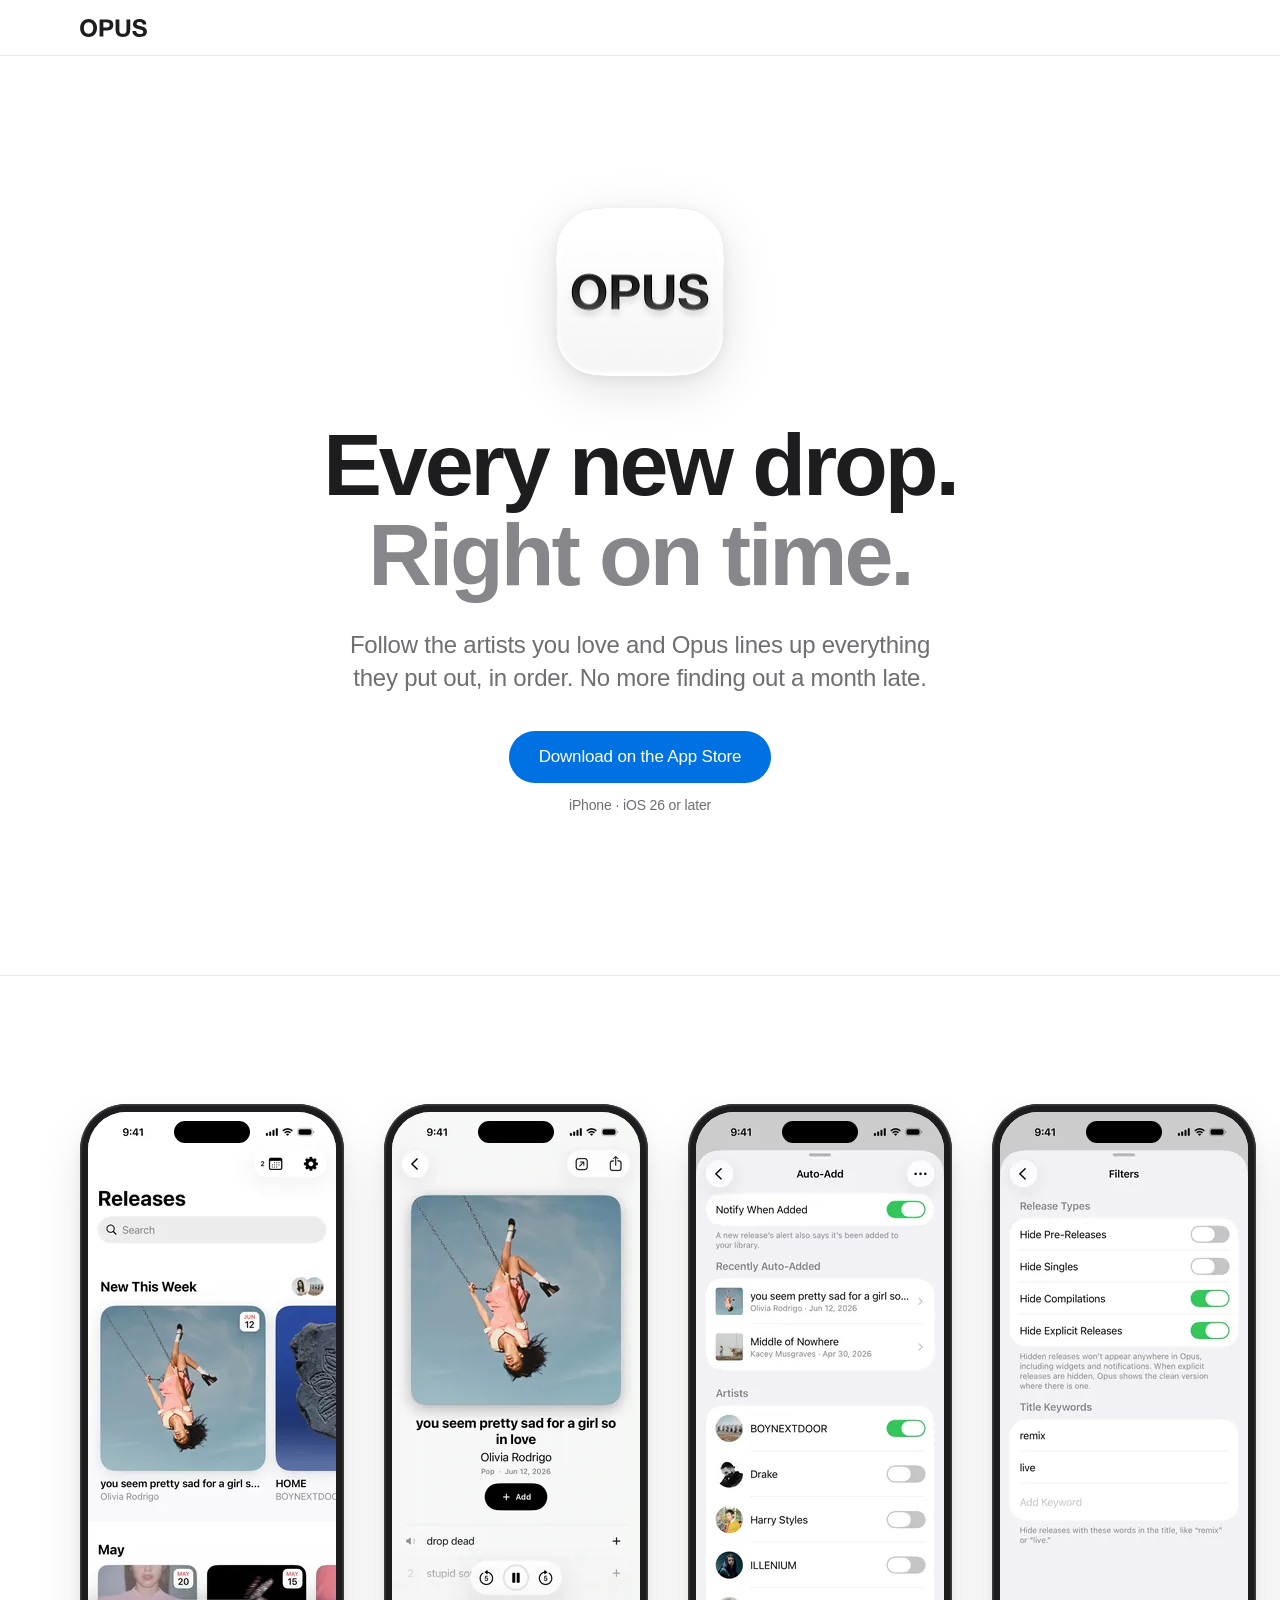
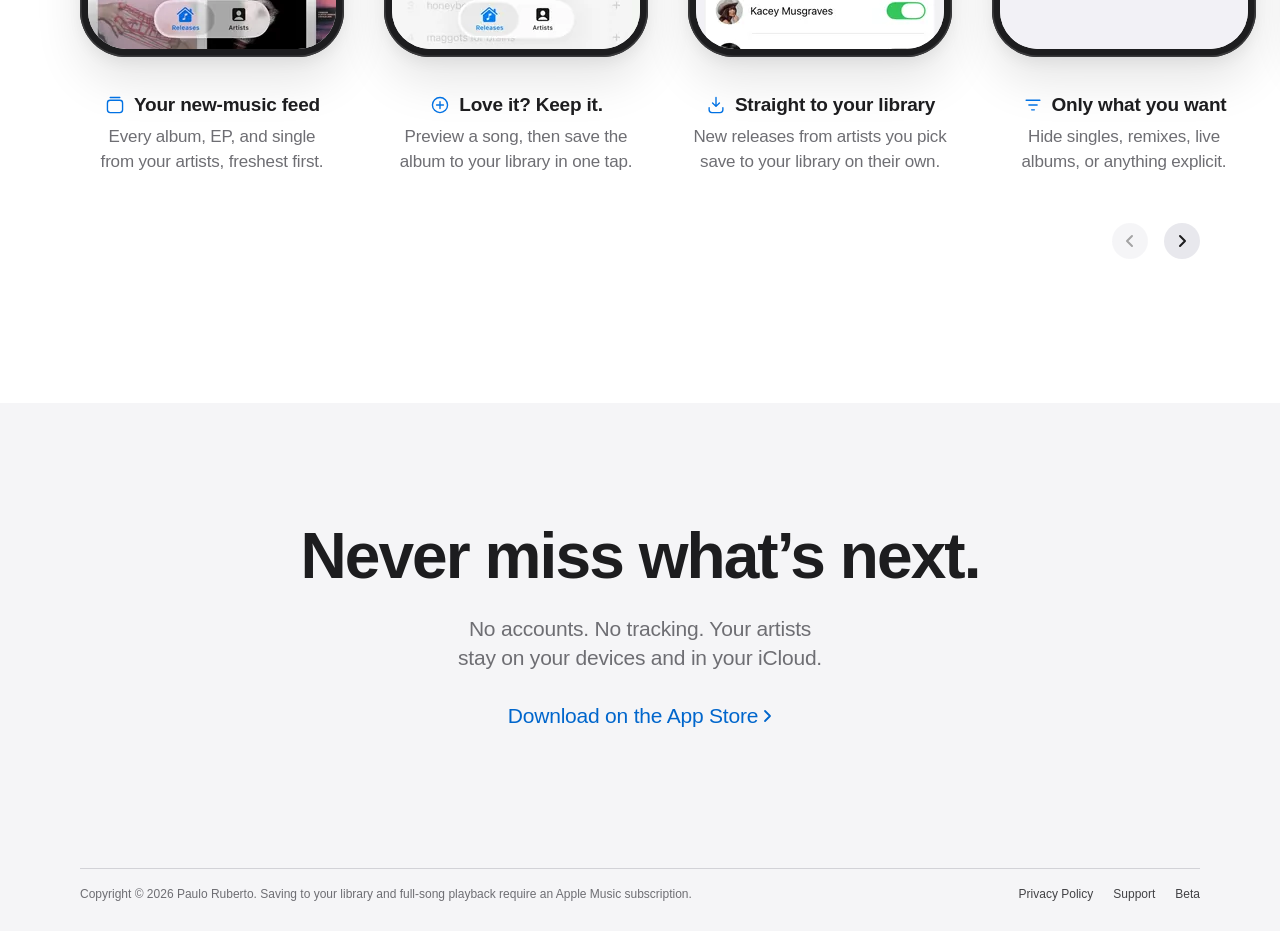
<file: index.html>
<!doctype html>
<html lang="en">
<head>
<meta charset="utf-8">
<meta name="viewport" content="width=device-width, initial-scale=1">
<meta name="color-scheme" content="light dark">
<meta name="theme-color" content="#FFFFFF" media="(prefers-color-scheme: light)">
<meta name="theme-color" content="#000000" media="(prefers-color-scheme: dark)">
<meta name="apple-itunes-app" content="app-id=1449888309">
<title>Opus — Every new drop, right on time</title>
<meta name="description" content="Follow the artists you love on Apple Music and see everything they release, in order. Download Opus on the App Store.">

<link rel="canonical" href="https://opusapp.ca/">
<meta property="og:type" content="website">
<meta property="og:url" content="https://opusapp.ca/">
<meta property="og:site_name" content="Opus">
<meta property="og:title" content="Opus — Every new drop, right on time">
<meta property="og:description" content="Follow the artists you love on Apple Music and see everything they release, in order. Download Opus on the App Store.">
<meta property="og:image" content="https://opusapp.ca/images/og.png">
<meta property="og:image:width" content="1200">
<meta property="og:image:height" content="630">
<meta property="og:image:alt" content="The Opus app icon above the headline: Every new drop. Right on time.">
<meta name="twitter:card" content="summary_large_image">
<meta name="twitter:title" content="Opus — Every new drop, right on time">
<meta name="twitter:description" content="Follow the artists you love on Apple Music and see everything they release, in order. Download Opus on the App Store.">
<meta name="twitter:image" content="https://opusapp.ca/images/og.png">

<link rel="icon" href="favicon.ico" sizes="32x32">
<link rel="icon" href="favicon.svg" type="image/svg+xml">
<link rel="apple-touch-icon" href="apple-touch-icon.png">
<link rel="stylesheet" href="styles.css">
<script src="main.js" defer></script>
<script defer src="https://cloud.umami.is/script.js" data-website-id="257381c1-5993-4a7e-b4f8-d1baf286ce92" data-domains="opusapp.ca"></script>
</head>
<body>

<header class="site-nav wrap">
  <a class="wordmark" href="#top" aria-label="Opus home">
    <svg viewBox="0 0 2773 747" aria-hidden="true"><path fill="currentColor" d="M157.00 377.00Q157.00 330.00 167.50 286.00Q178.00 242.00 201.00 207.50Q224.00 173.00 261.00 152.50Q298.00 132.00 351.00 132.00Q404.00 132.00 441.00 152.50Q478.00 173.00 501.00 207.50Q524.00 242.00 534.50 286.00Q545.00 330.00 545.00 377.00Q545.00 422.00 534.50 464.50Q524.00 507.00 501.00 541.00Q478.00 575.00 441.00 595.50Q404.00 616.00 351.00 616.00Q298.00 616.00 261.00 595.50Q224.00 575.00 201.00 541.00Q178.00 507.00 167.50 464.50Q157.00 422.00 157.00 377.00ZM0.00 377.00Q0.00 455.00 24.00 522.50Q48.00 590.00 93.00 640.00Q138.00 690.00 203.50 718.50Q269.00 747.00 351.00 747.00Q434.00 747.00 499.00 718.50Q564.00 690.00 609.00 640.00Q654.00 590.00 678.00 522.50Q702.00 455.00 702.00 377.00Q702.00 297.00 678.00 228.50Q654.00 160.00 609.00 109.00Q564.00 58.00 499.00 29.00Q434.00 0.00 351.00 0.00Q269.00 0.00 203.50 29.00Q138.00 58.00 93.00 109.00Q48.00 160.00 24.00 228.50Q0.00 297.00 0.00 377.00ZM966.00 353.00V139.00H1088.00Q1115.00 139.00 1140.00 143.00Q1165.00 147.00 1184.00 158.50Q1203.00 170.00 1214.50 191.00Q1226.00 212.00 1226.00 246.00Q1226.00 280.00 1214.50 301.00Q1203.00 322.00 1184.00 333.50Q1165.00 345.00 1140.00 349.00Q1115.00 353.00 1088.00 353.00ZM809.00 17.00V731.00H966.00V475.00H1131.00Q1198.00 475.00 1245.00 455.50Q1292.00 436.00 1321.50 404.00Q1351.00 372.00 1364.50 330.50Q1378.00 289.00 1378.00 246.00Q1378.00 202.00 1364.50 161.00Q1351.00 120.00 1321.50 88.00Q1292.00 56.00 1245.00 36.50Q1198.00 17.00 1131.00 17.00ZM2082.00 461.00V17.00H1925.00V461.00Q1925.00 541.00 1893.00 578.50Q1861.00 616.00 1777.00 616.00Q1729.00 616.00 1700.50 602.50Q1672.00 589.00 1656.00 567.50Q1640.00 546.00 1635.00 518.00Q1630.00 490.00 1630.00 461.00V17.00H1473.00V461.00Q1473.00 607.00 1552.50 677.00Q1632.00 747.00 1777.00 747.00Q1920.00 747.00 2001.00 676.50Q2082.00 606.00 2082.00 461.00ZM2324.00 494.00H2172.00Q2171.00 560.00 2196.00 608.00Q2221.00 656.00 2263.50 687.00Q2306.00 718.00 2361.50 732.50Q2417.00 747.00 2476.00 747.00Q2549.00 747.00 2604.50 730.00Q2660.00 713.00 2697.50 682.50Q2735.00 652.00 2754.00 610.00Q2773.00 568.00 2773.00 519.00Q2773.00 459.00 2747.50 420.50Q2722.00 382.00 2687.00 359.00Q2652.00 336.00 2616.50 325.50Q2581.00 315.00 2561.00 311.00Q2494.00 294.00 2452.50 283.00Q2411.00 272.00 2387.50 261.00Q2364.00 250.00 2356.00 237.00Q2348.00 224.00 2348.00 203.00Q2348.00 180.00 2358.00 165.00Q2368.00 150.00 2383.50 140.00Q2399.00 130.00 2418.00 126.00Q2437.00 122.00 2456.00 122.00Q2485.00 122.00 2509.50 127.00Q2534.00 132.00 2553.00 144.00Q2572.00 156.00 2583.50 177.00Q2595.00 198.00 2597.00 230.00H2749.00Q2749.00 168.00 2725.50 124.50Q2702.00 81.00 2662.00 53.00Q2622.00 25.00 2570.50 12.50Q2519.00 0.00 2463.00 0.00Q2415.00 0.00 2367.00 13.00Q2319.00 26.00 2281.00 53.00Q2243.00 80.00 2219.50 120.50Q2196.00 161.00 2196.00 216.00Q2196.00 265.00 2214.50 299.50Q2233.00 334.00 2263.00 357.00Q2293.00 380.00 2331.00 394.50Q2369.00 409.00 2409.00 419.00Q2448.00 430.00 2486.00 439.00Q2524.00 448.00 2554.00 460.00Q2584.00 472.00 2602.50 490.00Q2621.00 508.00 2621.00 537.00Q2621.00 564.00 2607.00 581.50Q2593.00 599.00 2572.00 609.00Q2551.00 619.00 2527.00 622.50Q2503.00 626.00 2482.00 626.00Q2451.00 626.00 2422.00 618.50Q2393.00 611.00 2371.50 595.50Q2350.00 580.00 2337.00 555.00Q2324.00 530.00 2324.00 494.00Z"/></svg>
  </a>
</header>

<main>
  <section id="top" class="hero wrap" aria-labelledby="hero-title">
    <!-- Rendered from the app's Icon Composer file with ictool, so it matches the Home Screen in each appearance. -->
    <picture class="app-icon">
      <source type="image/webp" media="(prefers-color-scheme: dark)" srcset="images/icon-dark-168.webp 1x, images/icon-dark-336.webp 2x">
      <source media="(prefers-color-scheme: dark)" srcset="images/icon-dark-168.png 1x, images/icon-dark-336.png 2x">
      <source type="image/webp" srcset="images/icon-light-168.webp 1x, images/icon-light-336.webp 2x">
      <img src="images/icon-light-168.png" srcset="images/icon-light-168.png 1x, images/icon-light-336.png 2x" width="168" height="168" alt="Opus app icon">
    </picture>
    <div class="hero-copy">
      <h1 id="hero-title">Every new drop.<br><span>Right on time.</span></h1>
      <p class="hero-sub">Follow the artists you love and Opus lines up everything they put out, in order. No more finding out a month late.</p>
      <div class="hero-cta">
        <a class="button" href="https://apps.apple.com/app/apple-store/id1449888309?pt=119562684&amp;ct=website&amp;mt=8" data-umami-event="App Store" data-umami-event-placement="hero">Download on the App Store</a>
        <p class="hero-note">iPhone · iOS 26 or later</p>
      </div>
    </div>
  </section>

  <section class="features" aria-labelledby="features-title">
    <h2 id="features-title" class="visually-hidden">Features</h2>
    <ul class="features-list" role="list" tabindex="0" aria-label="Features, scrolls sideways">
      <li class="feature">
        <div class="device">
          <div class="screen screen--island">
            <picture>
              <source type="image/webp" srcset="images/releases-248.webp 1x, images/releases-496.webp 2x">
              <img src="images/releases-248.jpg" srcset="images/releases-248.jpg 1x, images/releases-496.jpg 2x" width="248" height="539" decoding="async" alt="The Opus Releases screen, showing New This Week and May">
            </picture>
          </div>
        </div>
        <div class="feature-text">
          <div class="feature-title">
            <svg viewBox="0 0 32 32" fill="none" stroke="currentColor" stroke-width="2" stroke-linecap="round" stroke-linejoin="round" aria-hidden="true"><rect x="5" y="9" width="22" height="18" rx="4"/><path d="M9 5h14"/></svg>
            <h3>Your new-music feed</h3>
          </div>
          <p>Every album, EP, and single from your artists, freshest first.</p>
        </div>
      </li>
      <li class="feature">
        <div class="device">
          <div class="screen screen--island">
            <picture>
              <source type="image/webp" srcset="images/album-248.webp 1x, images/album-496.webp 2x">
              <img src="images/album-248.jpg" srcset="images/album-248.jpg 1x, images/album-496.jpg 2x" width="248" height="539" loading="lazy" decoding="async" alt="An album page with an Add button and a track preview playing">
            </picture>
          </div>
        </div>
        <div class="feature-text">
          <div class="feature-title">
            <svg viewBox="0 0 32 32" fill="none" stroke="currentColor" stroke-width="2" stroke-linecap="round" stroke-linejoin="round" aria-hidden="true"><circle cx="16" cy="16" r="11"/><path d="M16 11v10M11 16h10"/></svg>
            <h3>Love it? Keep it.</h3>
          </div>
          <p>Preview a song, then save the album to your library in one tap.</p>
        </div>
      </li>
      <li class="feature">
        <div class="device">
          <div class="screen screen--island">
            <picture>
              <source type="image/webp" srcset="images/auto-add-248.webp 1x, images/auto-add-496.webp 2x">
              <img src="images/auto-add-248.jpg" srcset="images/auto-add-248.jpg 1x, images/auto-add-496.jpg 2x" width="248" height="539" loading="lazy" decoding="async" alt="Auto-Add settings, with recently added albums and a switch for each artist">
            </picture>
          </div>
        </div>
        <div class="feature-text">
          <div class="feature-title">
            <svg viewBox="0 0 32 32" fill="none" stroke="currentColor" stroke-width="2" stroke-linecap="round" stroke-linejoin="round" aria-hidden="true"><path d="M16 5v13M11 13l5 5 5-5"/><path d="M6 20v3a4 4 0 0 0 4 4h12a4 4 0 0 0 4-4v-3"/></svg>
            <h3>Straight to your library</h3>
          </div>
          <p>New releases from artists you pick save to your library on their own.</p>
        </div>
      </li>
      <li class="feature">
        <div class="device">
          <div class="screen screen--island">
            <picture>
              <source type="image/webp" srcset="images/filters-248.webp 1x, images/filters-496.webp 2x">
              <img src="images/filters-248.jpg" srcset="images/filters-248.jpg 1x, images/filters-496.jpg 2x" width="248" height="539" loading="lazy" decoding="async" alt="Filters for hiding singles, compilations, explicit releases and title keywords">
            </picture>
          </div>
        </div>
        <div class="feature-text">
          <div class="feature-title">
            <svg viewBox="0 0 32 32" fill="none" stroke="currentColor" stroke-width="2" stroke-linecap="round" stroke-linejoin="round" aria-hidden="true"><path d="M6 9h20M10 16h12M14 23h4"/></svg>
            <h3>Only what you want</h3>
          </div>
          <p>Hide singles, remixes, live albums, or anything explicit.</p>
        </div>
      </li>
      <li class="feature">
        <div class="device">
          <div class="screen screen--island">
            <picture>
              <source type="image/webp" srcset="images/search-248.webp 1x, images/search-496.webp 2x">
              <img src="images/search-248.jpg" srcset="images/search-248.jpg 1x, images/search-496.jpg 2x" width="248" height="539" loading="lazy" decoding="async" alt="Searching Apple Music for artists, with Follow buttons beside each result">
            </picture>
          </div>
        </div>
        <div class="feature-text">
          <div class="feature-title">
            <svg viewBox="0 0 32 32" fill="none" stroke="currentColor" stroke-width="2" stroke-linecap="round" stroke-linejoin="round" aria-hidden="true"><circle cx="16" cy="11" r="5.5"/><path d="M5.5 27c1.4-5 5.4-8 10.5-8s9.1 3 10.5 8"/></svg>
            <h3>Follow your faves</h3>
          </div>
          <p>Search all of Apple Music and follow anyone with a single tap.</p>
        </div>
      </li>
      <li class="feature">
        <div class="device">
          <div class="screen screen--island">
            <picture>
              <source type="image/webp" srcset="images/artists-248.webp 1x, images/artists-496.webp 2x">
              <img src="images/artists-248.jpg" srcset="images/artists-248.jpg 1x, images/artists-496.jpg 2x" width="248" height="539" loading="lazy" decoding="async" alt="The Artists tab, listing followed artists and how many releases each has">
            </picture>
          </div>
        </div>
        <div class="feature-text">
          <div class="feature-title">
            <svg viewBox="0 0 32 32" fill="none" stroke="currentColor" stroke-width="2" stroke-linecap="round" stroke-linejoin="round" aria-hidden="true"><path d="M12 9h14M12 16h14M12 23h14M6 9h.01M6 16h.01M6 23h.01"/></svg>
            <h3>Your lineup</h3>
          </div>
          <p>Everyone you follow in one list, sorted A to Z.</p>
        </div>
      </li>
      <li class="feature">
        <div class="device">
          <div class="screen screen--island">
            <picture>
              <source type="image/webp" srcset="images/artist-248.webp 1x, images/artist-496.webp 2x">
              <img src="images/artist-248.jpg" srcset="images/artist-248.jpg 1x, images/artist-496.jpg 2x" width="248" height="539" loading="lazy" decoding="async" alt="An artist page with their releases grouped by year">
            </picture>
          </div>
        </div>
        <div class="feature-text">
          <div class="feature-title">
            <svg viewBox="0 0 32 32" fill="none" stroke="currentColor" stroke-width="2" stroke-linecap="round" stroke-linejoin="round" aria-hidden="true"><circle cx="16" cy="16" r="11"/><circle cx="16" cy="16" r="3"/></svg>
            <h3>Every era, in order</h3>
          </div>
          <p>Tap an artist to see everything they’ve released, year by year.</p>
        </div>
      </li>
      <li class="feature">
        <div class="device">
          <div class="screen screen--island">
            <picture>
              <source type="image/webp" srcset="images/upcoming-248.webp 1x, images/upcoming-496.webp 2x">
              <img src="images/upcoming-248.jpg" srcset="images/upcoming-248.jpg 1x, images/upcoming-496.jpg 2x" width="248" height="539" loading="lazy" decoding="async" alt="Upcoming Releases, with the day each album comes out">
            </picture>
          </div>
        </div>
        <div class="feature-text">
          <div class="feature-title">
            <svg viewBox="0 0 32 32" fill="none" stroke="currentColor" stroke-width="2" stroke-linecap="round" stroke-linejoin="round" aria-hidden="true"><rect x="5" y="7" width="22" height="20" rx="4"/><path d="M5 13h22M11 4v5M21 4v5"/></svg>
            <h3>Mark your calendar</h3>
          </div>
          <p>See what’s coming up and the exact day each release drops.</p>
        </div>
      </li>
    </ul>
    <div class="paddles wrap">
      <button class="paddle" type="button" data-step="-1" aria-label="Previous features" disabled><svg width="10" height="16" viewBox="0 0 10 16" fill="none" stroke="currentColor" stroke-width="2" stroke-linecap="round" stroke-linejoin="round" aria-hidden="true"><path d="M7 3L2 8l5 5"/></svg></button>
      <button class="paddle" type="button" data-step="1" aria-label="Next features"><svg width="10" height="16" viewBox="0 0 10 16" fill="none" stroke="currentColor" stroke-width="2" stroke-linecap="round" stroke-linejoin="round" aria-hidden="true"><path d="M3 3l5 5-5 5"/></svg></button>
    </div>
    <div class="dots" aria-hidden="true">
      <span class="dot is-active"></span><span class="dot"></span><span class="dot"></span><span class="dot"></span><span class="dot"></span><span class="dot"></span><span class="dot"></span><span class="dot"></span>
    </div>
  </section>

  <section class="closing wrap" aria-labelledby="closing-title">
    <h2 id="closing-title">Never miss what’s next.</h2>
    <p class="closing-sub">No accounts. No tracking. Your artists stay on your devices and in your iCloud.</p>
    <a class="text-link" href="https://apps.apple.com/app/apple-store/id1449888309?pt=119562684&amp;ct=website&amp;mt=8" data-umami-event="App Store" data-umami-event-placement="bottom">Download on the App Store<svg width="10" height="16" viewBox="0 0 10 16" fill="none" stroke="currentColor" stroke-width="1.8" stroke-linecap="round" stroke-linejoin="round" aria-hidden="true"><path d="M3 3l5 5-5 5"/></svg></a>
  </section>
</main>

<footer class="site-footer wrap">
  <div class="footer-inner">
    <nav class="footer-links" aria-label="Footer">
      <a href="privacy">Privacy Policy</a>
      <a href="support">Support</a>
      <a href="support#beta">Beta</a>
    </nav>
    <p>Copyright © 2026 Paulo Ruberto. Saving to your library and full-song playback require an Apple Music subscription.</p>
  </div>
</footer>

</body>
</html>
</file>
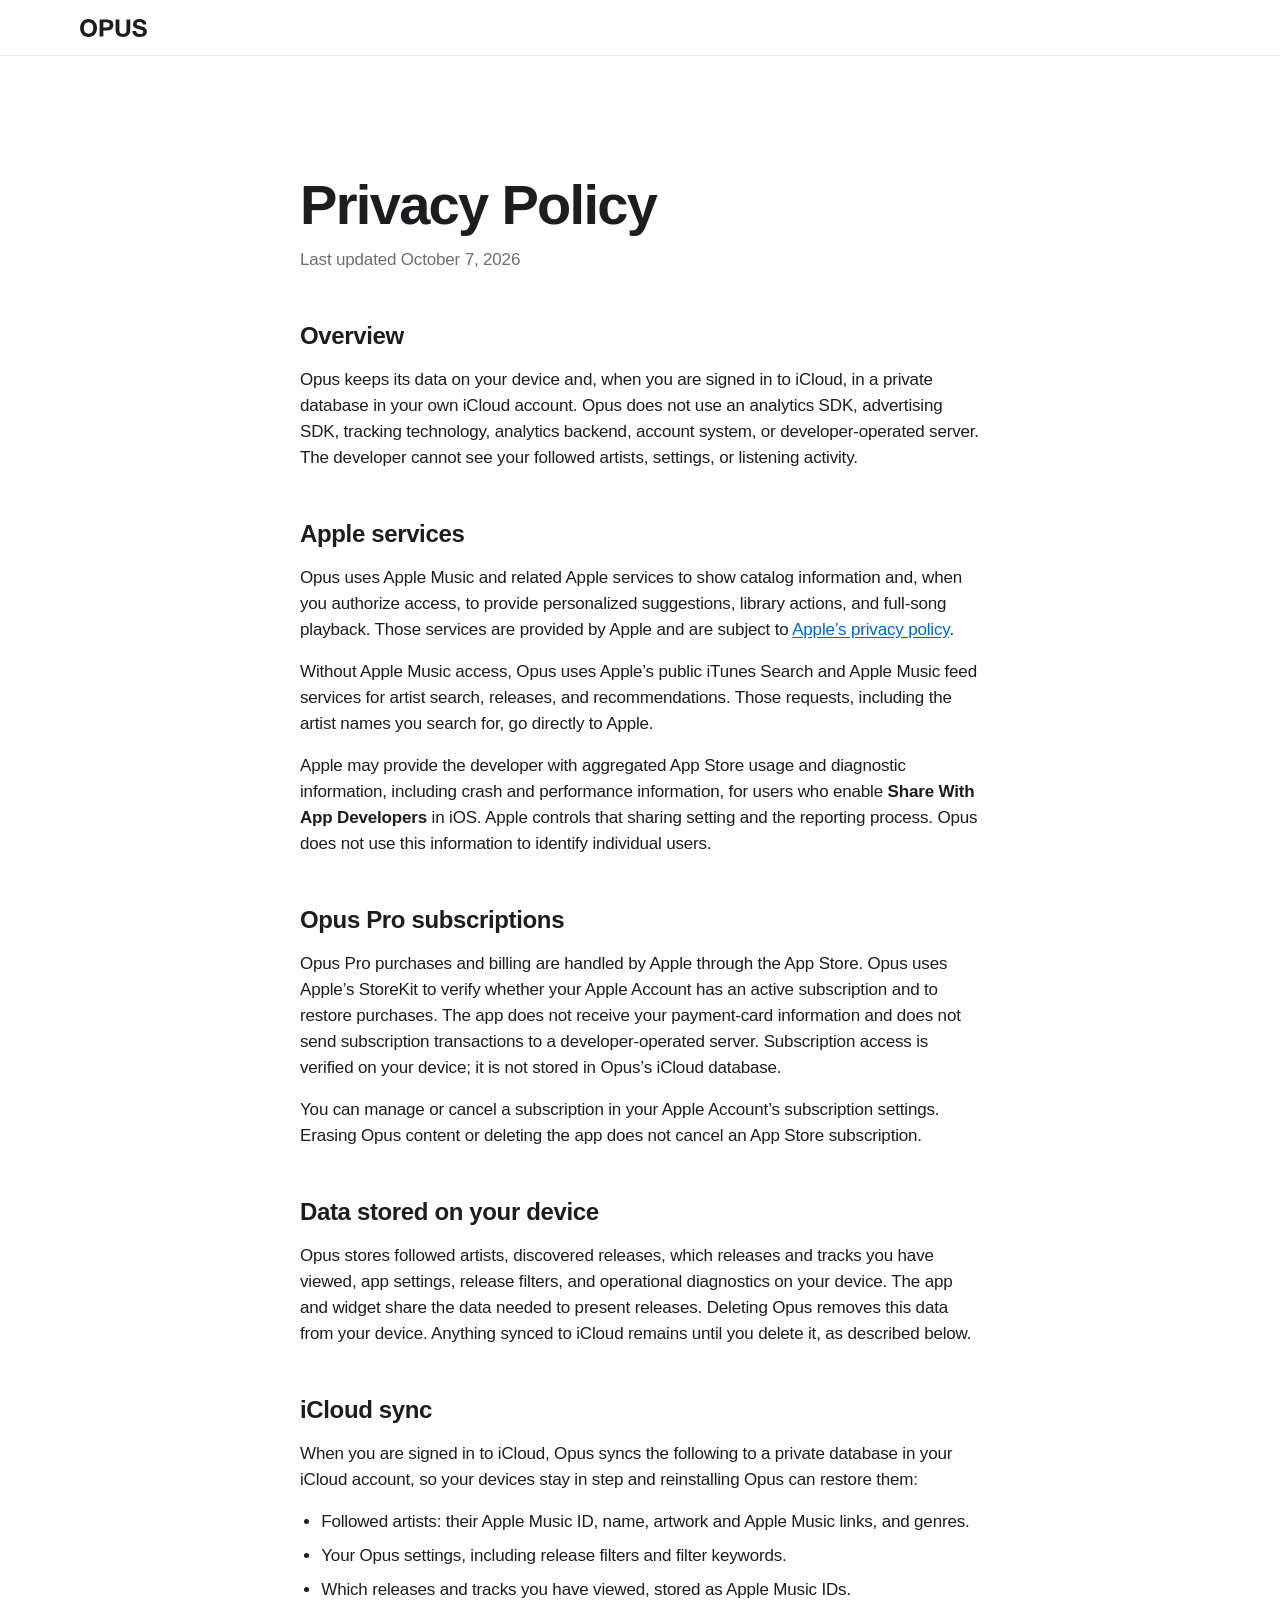
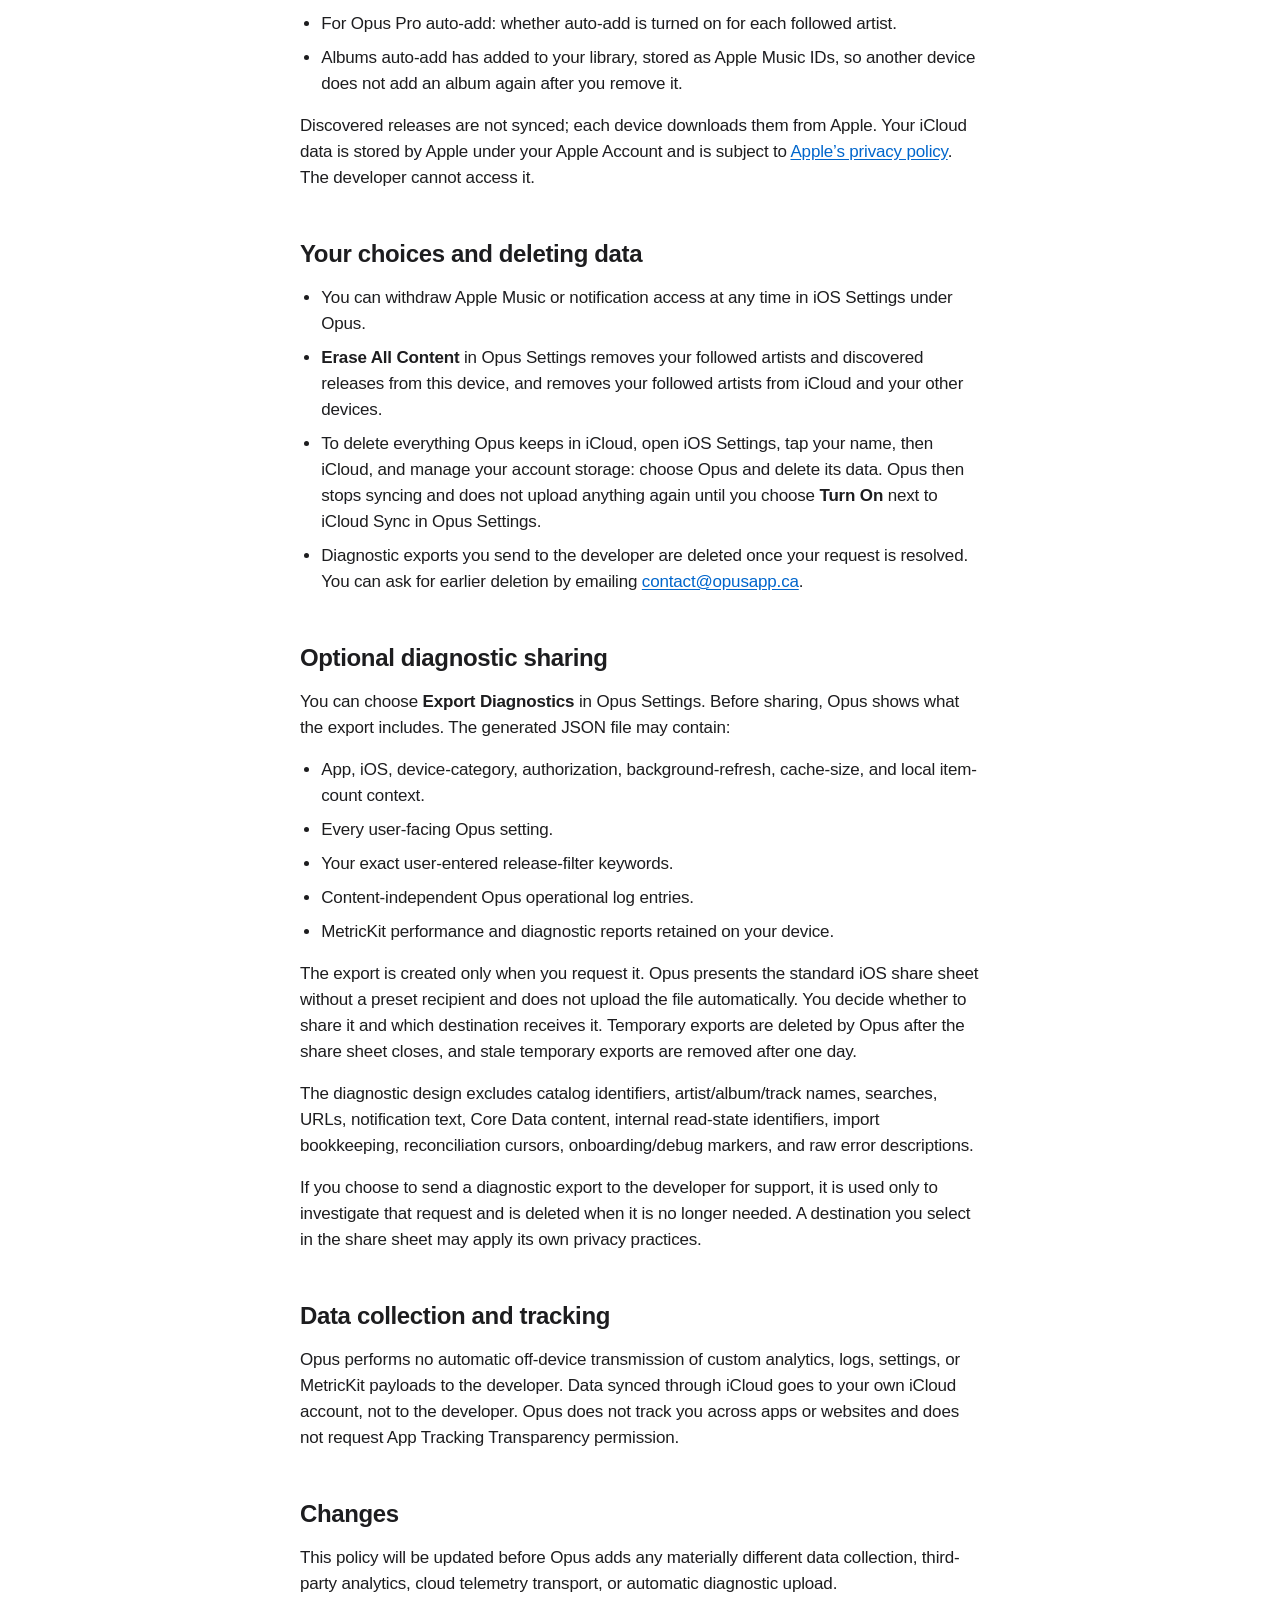
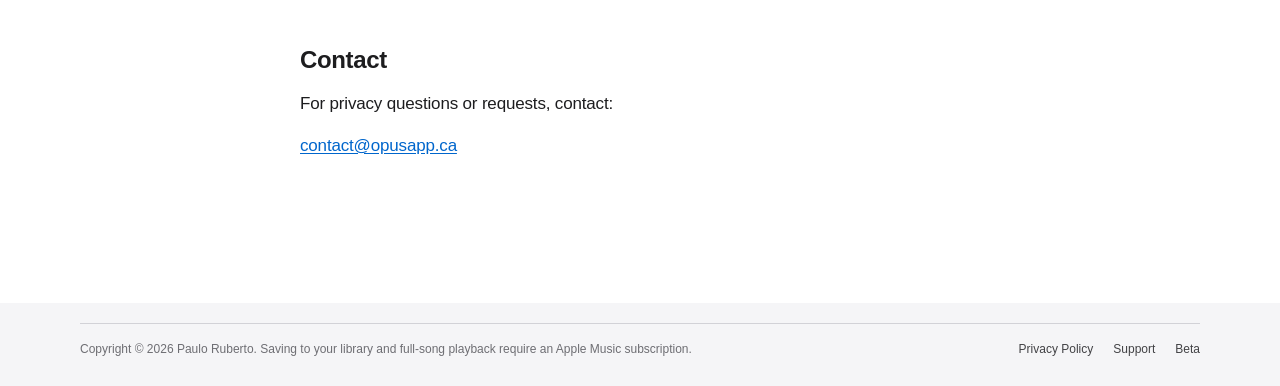
<file: privacy.html>
<!doctype html>
<html lang="en">
<head>
<meta charset="utf-8">
<meta name="viewport" content="width=device-width, initial-scale=1">
<meta name="color-scheme" content="light dark">
<meta name="theme-color" content="#FFFFFF" media="(prefers-color-scheme: light)">
<meta name="theme-color" content="#000000" media="(prefers-color-scheme: dark)">
<meta name="apple-itunes-app" content="app-id=1449888309">
<title>Privacy Policy — Opus</title>
<meta name="description" content="How Opus handles your data: it stays on your device and in your own iCloud account. No analytics, no tracking, no developer servers.">
<link rel="canonical" href="https://opusapp.ca/privacy">
<link rel="icon" href="favicon.ico" sizes="32x32">
<link rel="icon" href="favicon.svg" type="image/svg+xml">
<link rel="apple-touch-icon" href="apple-touch-icon.png">
<link rel="stylesheet" href="styles.css">
<script defer src="https://cloud.umami.is/script.js" data-website-id="257381c1-5993-4a7e-b4f8-d1baf286ce92" data-domains="opusapp.ca"></script>
</head>
<body>

<header class="site-nav wrap">
  <a class="wordmark" href="./" aria-label="Opus home">
    <svg viewBox="0 0 2773 747" aria-hidden="true"><path fill="currentColor" d="M157.00 377.00Q157.00 330.00 167.50 286.00Q178.00 242.00 201.00 207.50Q224.00 173.00 261.00 152.50Q298.00 132.00 351.00 132.00Q404.00 132.00 441.00 152.50Q478.00 173.00 501.00 207.50Q524.00 242.00 534.50 286.00Q545.00 330.00 545.00 377.00Q545.00 422.00 534.50 464.50Q524.00 507.00 501.00 541.00Q478.00 575.00 441.00 595.50Q404.00 616.00 351.00 616.00Q298.00 616.00 261.00 595.50Q224.00 575.00 201.00 541.00Q178.00 507.00 167.50 464.50Q157.00 422.00 157.00 377.00ZM0.00 377.00Q0.00 455.00 24.00 522.50Q48.00 590.00 93.00 640.00Q138.00 690.00 203.50 718.50Q269.00 747.00 351.00 747.00Q434.00 747.00 499.00 718.50Q564.00 690.00 609.00 640.00Q654.00 590.00 678.00 522.50Q702.00 455.00 702.00 377.00Q702.00 297.00 678.00 228.50Q654.00 160.00 609.00 109.00Q564.00 58.00 499.00 29.00Q434.00 0.00 351.00 0.00Q269.00 0.00 203.50 29.00Q138.00 58.00 93.00 109.00Q48.00 160.00 24.00 228.50Q0.00 297.00 0.00 377.00ZM966.00 353.00V139.00H1088.00Q1115.00 139.00 1140.00 143.00Q1165.00 147.00 1184.00 158.50Q1203.00 170.00 1214.50 191.00Q1226.00 212.00 1226.00 246.00Q1226.00 280.00 1214.50 301.00Q1203.00 322.00 1184.00 333.50Q1165.00 345.00 1140.00 349.00Q1115.00 353.00 1088.00 353.00ZM809.00 17.00V731.00H966.00V475.00H1131.00Q1198.00 475.00 1245.00 455.50Q1292.00 436.00 1321.50 404.00Q1351.00 372.00 1364.50 330.50Q1378.00 289.00 1378.00 246.00Q1378.00 202.00 1364.50 161.00Q1351.00 120.00 1321.50 88.00Q1292.00 56.00 1245.00 36.50Q1198.00 17.00 1131.00 17.00ZM2082.00 461.00V17.00H1925.00V461.00Q1925.00 541.00 1893.00 578.50Q1861.00 616.00 1777.00 616.00Q1729.00 616.00 1700.50 602.50Q1672.00 589.00 1656.00 567.50Q1640.00 546.00 1635.00 518.00Q1630.00 490.00 1630.00 461.00V17.00H1473.00V461.00Q1473.00 607.00 1552.50 677.00Q1632.00 747.00 1777.00 747.00Q1920.00 747.00 2001.00 676.50Q2082.00 606.00 2082.00 461.00ZM2324.00 494.00H2172.00Q2171.00 560.00 2196.00 608.00Q2221.00 656.00 2263.50 687.00Q2306.00 718.00 2361.50 732.50Q2417.00 747.00 2476.00 747.00Q2549.00 747.00 2604.50 730.00Q2660.00 713.00 2697.50 682.50Q2735.00 652.00 2754.00 610.00Q2773.00 568.00 2773.00 519.00Q2773.00 459.00 2747.50 420.50Q2722.00 382.00 2687.00 359.00Q2652.00 336.00 2616.50 325.50Q2581.00 315.00 2561.00 311.00Q2494.00 294.00 2452.50 283.00Q2411.00 272.00 2387.50 261.00Q2364.00 250.00 2356.00 237.00Q2348.00 224.00 2348.00 203.00Q2348.00 180.00 2358.00 165.00Q2368.00 150.00 2383.50 140.00Q2399.00 130.00 2418.00 126.00Q2437.00 122.00 2456.00 122.00Q2485.00 122.00 2509.50 127.00Q2534.00 132.00 2553.00 144.00Q2572.00 156.00 2583.50 177.00Q2595.00 198.00 2597.00 230.00H2749.00Q2749.00 168.00 2725.50 124.50Q2702.00 81.00 2662.00 53.00Q2622.00 25.00 2570.50 12.50Q2519.00 0.00 2463.00 0.00Q2415.00 0.00 2367.00 13.00Q2319.00 26.00 2281.00 53.00Q2243.00 80.00 2219.50 120.50Q2196.00 161.00 2196.00 216.00Q2196.00 265.00 2214.50 299.50Q2233.00 334.00 2263.00 357.00Q2293.00 380.00 2331.00 394.50Q2369.00 409.00 2409.00 419.00Q2448.00 430.00 2486.00 439.00Q2524.00 448.00 2554.00 460.00Q2584.00 472.00 2602.50 490.00Q2621.00 508.00 2621.00 537.00Q2621.00 564.00 2607.00 581.50Q2593.00 599.00 2572.00 609.00Q2551.00 619.00 2527.00 622.50Q2503.00 626.00 2482.00 626.00Q2451.00 626.00 2422.00 618.50Q2393.00 611.00 2371.50 595.50Q2350.00 580.00 2337.00 555.00Q2324.00 530.00 2324.00 494.00Z"/></svg>
  </a>
</header>

<main class="page wrap">
  <article class="page-body">
    <h1>Privacy Policy</h1>
    <p class="lede">Last updated October 7, 2026</p>

    <h2>Overview</h2>
    <p>Opus keeps its data on your device and, when you are signed in to iCloud, in a private database in your own iCloud account. Opus does not use an analytics SDK, advertising SDK, tracking technology, analytics backend, account system, or developer-operated server. The developer cannot see your followed artists, settings, or listening activity.</p>

    <h2>Apple services</h2>
    <p>Opus uses Apple Music and related Apple services to show catalog information and, when you authorize access, to provide personalized suggestions, library actions, and full-song playback. Those services are provided by Apple and are subject to <a href="https://www.apple.com/legal/privacy/">Apple’s privacy policy</a>.</p>
    <p>Without Apple Music access, Opus uses Apple’s public iTunes Search and Apple Music feed services for artist search, releases, and recommendations. Those requests, including the artist names you search for, go directly to Apple.</p>
    <p>Apple may provide the developer with aggregated App Store usage and diagnostic information, including crash and performance information, for users who enable <strong>Share With App Developers</strong> in iOS. Apple controls that sharing setting and the reporting process. Opus does not use this information to identify individual users.</p>

    <h2>Opus Pro subscriptions</h2>
    <p>Opus Pro purchases and billing are handled by Apple through the App Store. Opus uses Apple’s StoreKit to verify whether your Apple Account has an active subscription and to restore purchases. The app does not receive your payment-card information and does not send subscription transactions to a developer-operated server. Subscription access is verified on your device; it is not stored in Opus’s iCloud database.</p>
    <p>You can manage or cancel a subscription in your Apple Account’s subscription settings. Erasing Opus content or deleting the app does not cancel an App Store subscription.</p>

    <h2>Data stored on your device</h2>
    <p>Opus stores followed artists, discovered releases, which releases and tracks you have viewed, app settings, release filters, and operational diagnostics on your device. The app and widget share the data needed to present releases. Deleting Opus removes this data from your device. Anything synced to iCloud remains until you delete it, as described below.</p>

    <h2>iCloud sync</h2>
    <p>When you are signed in to iCloud, Opus syncs the following to a private database in your iCloud account, so your devices stay in step and reinstalling Opus can restore them:</p>
    <ul>
      <li>Followed artists: their Apple Music ID, name, artwork and Apple Music links, and genres.</li>
      <li>Your Opus settings, including release filters and filter keywords.</li>
      <li>Which releases and tracks you have viewed, stored as Apple Music IDs.</li>
      <li>For Opus Pro auto-add: whether auto-add is turned on for each followed artist.</li>
      <li>Albums auto-add has added to your library, stored as Apple Music IDs, so another device does not add an album again after you remove it.</li>
    </ul>
    <p>Discovered releases are not synced; each device downloads them from Apple. Your iCloud data is stored by Apple under your Apple Account and is subject to <a href="https://www.apple.com/legal/privacy/">Apple’s privacy policy</a>. The developer cannot access it.</p>

    <h2>Your choices and deleting data</h2>
    <ul>
      <li>You can withdraw Apple Music or notification access at any time in iOS Settings under Opus.</li>
      <li><strong>Erase All Content</strong> in Opus Settings removes your followed artists and discovered releases from this device, and removes your followed artists from iCloud and your other devices.</li>
      <li>To delete everything Opus keeps in iCloud, open iOS Settings, tap your name, then iCloud, and manage your account storage: choose Opus and delete its data. Opus then stops syncing and does not upload anything again until you choose <strong>Turn On</strong> next to iCloud Sync in Opus Settings.</li>
      <li>Diagnostic exports you send to the developer are deleted once your request is resolved. You can ask for earlier deletion by emailing <a href="mailto:contact@opusapp.ca">contact@opusapp.ca</a>.</li>
    </ul>

    <h2>Optional diagnostic sharing</h2>
    <p>You can choose <strong>Export Diagnostics</strong> in Opus Settings. Before sharing, Opus shows what the export includes. The generated JSON file may contain:</p>
    <ul>
      <li>App, iOS, device-category, authorization, background-refresh, cache-size, and local item-count context.</li>
      <li>Every user-facing Opus setting.</li>
      <li>Your exact user-entered release-filter keywords.</li>
      <li>Content-independent Opus operational log entries.</li>
      <li>MetricKit performance and diagnostic reports retained on your device.</li>
    </ul>
    <p>The export is created only when you request it. Opus presents the standard iOS share sheet without a preset recipient and does not upload the file automatically. You decide whether to share it and which destination receives it. Temporary exports are deleted by Opus after the share sheet closes, and stale temporary exports are removed after one day.</p>
    <p>The diagnostic design excludes catalog identifiers, artist/album/track names, searches, URLs, notification text, Core Data content, internal read-state identifiers, import bookkeeping, reconciliation cursors, onboarding/debug markers, and raw error descriptions.</p>
    <p>If you choose to send a diagnostic export to the developer for support, it is used only to investigate that request and is deleted when it is no longer needed. A destination you select in the share sheet may apply its own privacy practices.</p>

    <h2>Data collection and tracking</h2>
    <p>Opus performs no automatic off-device transmission of custom analytics, logs, settings, or MetricKit payloads to the developer. Data synced through iCloud goes to your own iCloud account, not to the developer. Opus does not track you across apps or websites and does not request App Tracking Transparency permission.</p>

    <h2>Changes</h2>
    <p>This policy will be updated before Opus adds any materially different data collection, third-party analytics, cloud telemetry transport, or automatic diagnostic upload.</p>

    <h2>Contact</h2>
    <p>For privacy questions or requests, contact:</p>
    <p><a href="mailto:contact@opusapp.ca">contact@opusapp.ca</a></p>
  </article>
</main>

<footer class="site-footer wrap">
  <div class="footer-inner">
    <nav class="footer-links" aria-label="Footer">
      <a href="privacy" aria-current="page">Privacy Policy</a>
      <a href="support">Support</a>
      <a href="support#beta">Beta</a>
    </nav>
    <p>Copyright © 2026 Paulo Ruberto. Saving to your library and full-song playback require an Apple Music subscription.</p>
  </div>
</footer>

</body>
</html>
</file>
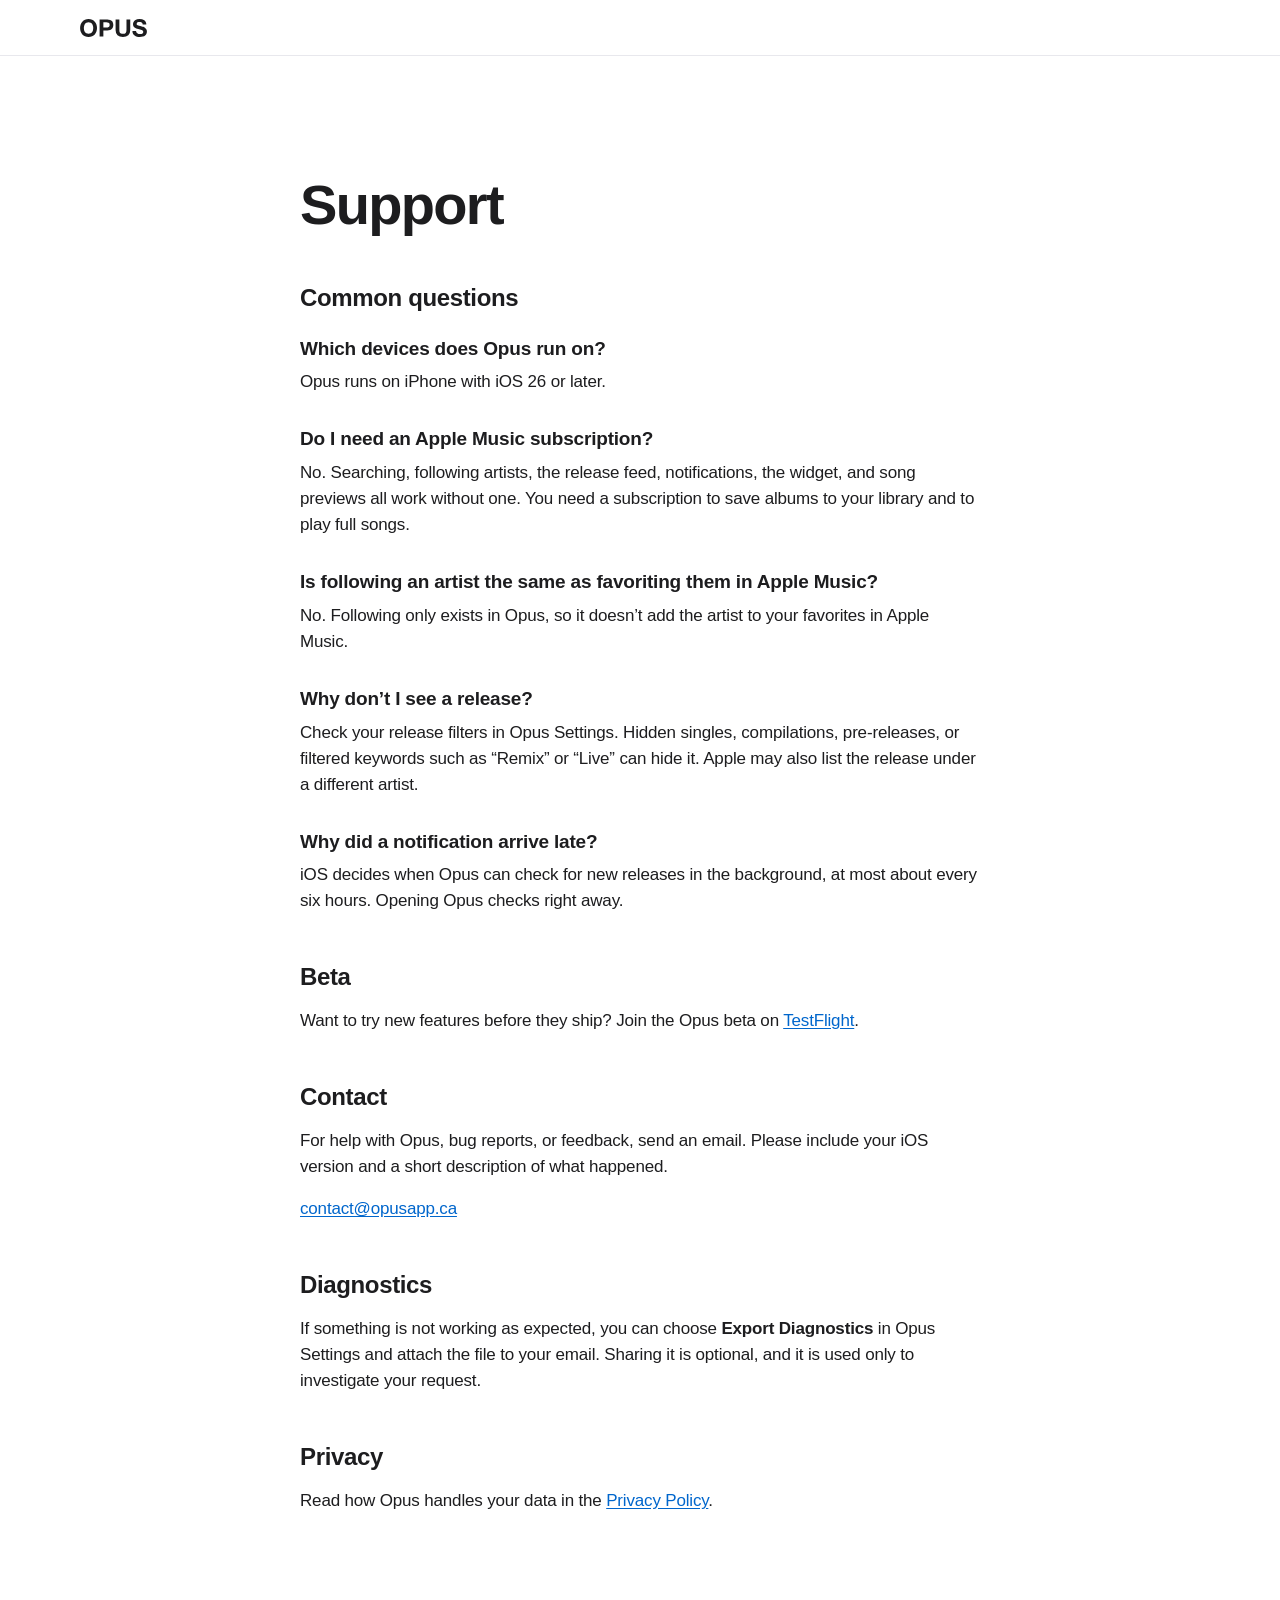
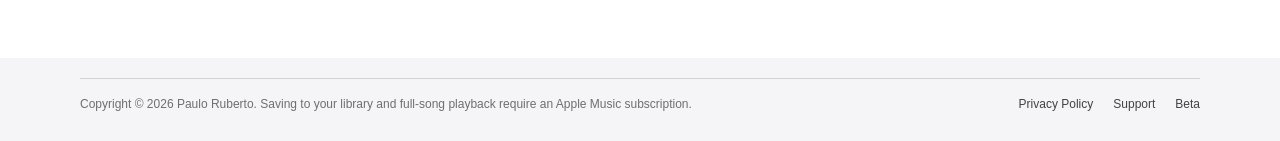
<file: support.html>
<!doctype html>
<html lang="en">
<head>
<meta charset="utf-8">
<meta name="viewport" content="width=device-width, initial-scale=1">
<meta name="color-scheme" content="light dark">
<meta name="theme-color" content="#FFFFFF" media="(prefers-color-scheme: light)">
<meta name="theme-color" content="#000000" media="(prefers-color-scheme: dark)">
<meta name="apple-itunes-app" content="app-id=1449888309">
<title>Support — Opus</title>
<meta name="description" content="Get help with Opus: answers to common questions, and how to contact the developer, report a bug, or share feedback.">
<link rel="canonical" href="https://opusapp.ca/support">
<link rel="icon" href="favicon.ico" sizes="32x32">
<link rel="icon" href="favicon.svg" type="image/svg+xml">
<link rel="apple-touch-icon" href="apple-touch-icon.png">
<link rel="stylesheet" href="styles.css">
<script defer src="https://cloud.umami.is/script.js" data-website-id="257381c1-5993-4a7e-b4f8-d1baf286ce92" data-domains="opusapp.ca"></script>
</head>
<body>

<header class="site-nav wrap">
  <a class="wordmark" href="./" aria-label="Opus home">
    <svg viewBox="0 0 2773 747" aria-hidden="true"><path fill="currentColor" d="M157.00 377.00Q157.00 330.00 167.50 286.00Q178.00 242.00 201.00 207.50Q224.00 173.00 261.00 152.50Q298.00 132.00 351.00 132.00Q404.00 132.00 441.00 152.50Q478.00 173.00 501.00 207.50Q524.00 242.00 534.50 286.00Q545.00 330.00 545.00 377.00Q545.00 422.00 534.50 464.50Q524.00 507.00 501.00 541.00Q478.00 575.00 441.00 595.50Q404.00 616.00 351.00 616.00Q298.00 616.00 261.00 595.50Q224.00 575.00 201.00 541.00Q178.00 507.00 167.50 464.50Q157.00 422.00 157.00 377.00ZM0.00 377.00Q0.00 455.00 24.00 522.50Q48.00 590.00 93.00 640.00Q138.00 690.00 203.50 718.50Q269.00 747.00 351.00 747.00Q434.00 747.00 499.00 718.50Q564.00 690.00 609.00 640.00Q654.00 590.00 678.00 522.50Q702.00 455.00 702.00 377.00Q702.00 297.00 678.00 228.50Q654.00 160.00 609.00 109.00Q564.00 58.00 499.00 29.00Q434.00 0.00 351.00 0.00Q269.00 0.00 203.50 29.00Q138.00 58.00 93.00 109.00Q48.00 160.00 24.00 228.50Q0.00 297.00 0.00 377.00ZM966.00 353.00V139.00H1088.00Q1115.00 139.00 1140.00 143.00Q1165.00 147.00 1184.00 158.50Q1203.00 170.00 1214.50 191.00Q1226.00 212.00 1226.00 246.00Q1226.00 280.00 1214.50 301.00Q1203.00 322.00 1184.00 333.50Q1165.00 345.00 1140.00 349.00Q1115.00 353.00 1088.00 353.00ZM809.00 17.00V731.00H966.00V475.00H1131.00Q1198.00 475.00 1245.00 455.50Q1292.00 436.00 1321.50 404.00Q1351.00 372.00 1364.50 330.50Q1378.00 289.00 1378.00 246.00Q1378.00 202.00 1364.50 161.00Q1351.00 120.00 1321.50 88.00Q1292.00 56.00 1245.00 36.50Q1198.00 17.00 1131.00 17.00ZM2082.00 461.00V17.00H1925.00V461.00Q1925.00 541.00 1893.00 578.50Q1861.00 616.00 1777.00 616.00Q1729.00 616.00 1700.50 602.50Q1672.00 589.00 1656.00 567.50Q1640.00 546.00 1635.00 518.00Q1630.00 490.00 1630.00 461.00V17.00H1473.00V461.00Q1473.00 607.00 1552.50 677.00Q1632.00 747.00 1777.00 747.00Q1920.00 747.00 2001.00 676.50Q2082.00 606.00 2082.00 461.00ZM2324.00 494.00H2172.00Q2171.00 560.00 2196.00 608.00Q2221.00 656.00 2263.50 687.00Q2306.00 718.00 2361.50 732.50Q2417.00 747.00 2476.00 747.00Q2549.00 747.00 2604.50 730.00Q2660.00 713.00 2697.50 682.50Q2735.00 652.00 2754.00 610.00Q2773.00 568.00 2773.00 519.00Q2773.00 459.00 2747.50 420.50Q2722.00 382.00 2687.00 359.00Q2652.00 336.00 2616.50 325.50Q2581.00 315.00 2561.00 311.00Q2494.00 294.00 2452.50 283.00Q2411.00 272.00 2387.50 261.00Q2364.00 250.00 2356.00 237.00Q2348.00 224.00 2348.00 203.00Q2348.00 180.00 2358.00 165.00Q2368.00 150.00 2383.50 140.00Q2399.00 130.00 2418.00 126.00Q2437.00 122.00 2456.00 122.00Q2485.00 122.00 2509.50 127.00Q2534.00 132.00 2553.00 144.00Q2572.00 156.00 2583.50 177.00Q2595.00 198.00 2597.00 230.00H2749.00Q2749.00 168.00 2725.50 124.50Q2702.00 81.00 2662.00 53.00Q2622.00 25.00 2570.50 12.50Q2519.00 0.00 2463.00 0.00Q2415.00 0.00 2367.00 13.00Q2319.00 26.00 2281.00 53.00Q2243.00 80.00 2219.50 120.50Q2196.00 161.00 2196.00 216.00Q2196.00 265.00 2214.50 299.50Q2233.00 334.00 2263.00 357.00Q2293.00 380.00 2331.00 394.50Q2369.00 409.00 2409.00 419.00Q2448.00 430.00 2486.00 439.00Q2524.00 448.00 2554.00 460.00Q2584.00 472.00 2602.50 490.00Q2621.00 508.00 2621.00 537.00Q2621.00 564.00 2607.00 581.50Q2593.00 599.00 2572.00 609.00Q2551.00 619.00 2527.00 622.50Q2503.00 626.00 2482.00 626.00Q2451.00 626.00 2422.00 618.50Q2393.00 611.00 2371.50 595.50Q2350.00 580.00 2337.00 555.00Q2324.00 530.00 2324.00 494.00Z"/></svg>
  </a>
</header>

<main class="page wrap">
  <article class="page-body">
    <h1>Support</h1>

    <h2>Common questions</h2>

    <h3>Which devices does Opus run on?</h3>
    <p>Opus runs on iPhone with iOS 26 or later.</p>

    <h3>Do I need an Apple Music subscription?</h3>
    <p>No. Searching, following artists, the release feed, notifications, the widget, and song previews all work without one. You need a subscription to save albums to your library and to play full songs.</p>

    <h3>Is following an artist the same as favoriting them in Apple Music?</h3>
    <p>No. Following only exists in Opus, so it doesn’t add the artist to your favorites in Apple Music.</p>

    <h3>Why don’t I see a release?</h3>
    <p>Check your release filters in Opus Settings. Hidden singles, compilations, pre-releases, or filtered keywords such as “Remix” or “Live” can hide it. Apple may also list the release under a different artist.</p>

    <h3>Why did a notification arrive late?</h3>
    <p>iOS decides when Opus can check for new releases in the background, at most about every six hours. Opening Opus checks right away.</p>

    <h2 id="beta">Beta</h2>
    <p>Want to try new features before they ship? Join the Opus beta on <a href="https://testflight.apple.com/join/yqY1dbQr">TestFlight</a>.</p>

    <h2>Contact</h2>
    <p>For help with Opus, bug reports, or feedback, send an email. Please include your iOS version and a short description of what happened.</p>
    <p><a href="mailto:contact@opusapp.ca">contact@opusapp.ca</a></p>

    <h2>Diagnostics</h2>
    <p>If something is not working as expected, you can choose <strong>Export Diagnostics</strong> in Opus Settings and attach the file to your email. Sharing it is optional, and it is used only to investigate your request.</p>

    <h2>Privacy</h2>
    <p>Read how Opus handles your data in the <a href="privacy">Privacy Policy</a>.</p>
  </article>
</main>

<footer class="site-footer wrap">
  <div class="footer-inner">
    <nav class="footer-links" aria-label="Footer">
      <a href="privacy">Privacy Policy</a>
      <a href="support" aria-current="page">Support</a>
      <a href="support#beta">Beta</a>
    </nav>
    <p>Copyright © 2026 Paulo Ruberto. Saving to your library and full-song playback require an Apple Music subscription.</p>
  </div>
</footer>

</body>
</html>
</file>
<file: styles.css>
/* Opus marketing site
   Phone styles are the base; tablet and desktop layer on at 800px and 1200px. */

:root {
  --bg: #FFFFFF;
  --bg-alt: #F5F5F7;
  --text: #1D1D1F;
  --text-2: #6E6E73;
  --text-3: #86868B;
  --hairline: #E8E8ED;
  --footer-rule: #D2D2D7;
  --footer-link: #424245;
  --accent: #0071E3;
  --accent-hover: #0077ED;
  /* Text links on --bg-alt: --accent only reaches 4.3:1 there, this reaches 5.1:1. */
  --link: #0066CC;
  --link-hover: #004C99;
  --bezel: #1D1D1F;
  --bezel-ring: #3A3A3C;
  --dot-off: #D2D2D7;
  --dot-on: #1D1D1F;
  --paddle: #E8E8ED;
  --paddle-hover: #DCDCE1;
  --device-shadow:
    0 24px 48px rgba(0, 0, 0, .10),
    0 6px 14px rgba(0, 0, 0, .05);
  /* The light icon is white to its edge, so the shadows (which follow the icon's
     rounded shape) and a faint outline separate it from the page. */
  --icon-shadow:
    drop-shadow(0 0 .5px rgba(0, 0, 0, .18))
    drop-shadow(0 2px 5px rgba(0, 0, 0, .06))
    drop-shadow(0 9px 18px rgba(0, 0, 0, .12));
  --icon-shadow-large:
    drop-shadow(0 0 .5px rgba(0, 0, 0, .18))
    drop-shadow(0 3px 7px rgba(0, 0, 0, .06))
    drop-shadow(0 12px 24px rgba(0, 0, 0, .12));

  --content: 1120px;
  --gutter: 24px;

  color-scheme: light dark;
}

/* Dark mode follows the visitor's system setting. Shadows don't show on black,
   so the device and icon get a faint light edge instead. */
@media (prefers-color-scheme: dark) {
  :root {
    --bg: #000000;
    --bg-alt: #161617;
    --text: #F5F5F7;
    --text-2: #A1A1A6;
    --text-3: #6E6E73;
    --hairline: #2C2C2E;
    --footer-rule: #424245;
    --footer-link: #D2D2D7;
    --link: #2997FF;
    --link-hover: #5CB0FF;
    --bezel: #1D1D1F;
    --bezel-ring: #48484A;
    --dot-off: #424245;
    --dot-on: #F5F5F7;
    --paddle: #333336;
    --paddle-hover: #424245;
    --device-shadow: 0 0 0 .5px rgba(255, 255, 255, .08);
    --icon-shadow: drop-shadow(0 0 .5px rgba(255, 255, 255, .28));
    --icon-shadow-large: var(--icon-shadow);
  }
}

*,
*::before,
*::after {
  box-sizing: border-box;
}

html {
  -webkit-text-size-adjust: 100%;
  text-size-adjust: 100%;
}

body {
  margin: 0;
  background: var(--bg);
  color: var(--text);
  font-family: -apple-system, BlinkMacSystemFont, "SF Pro Display", "SF Pro Text",
               "Helvetica Neue", Helvetica, sans-serif;
  -webkit-font-smoothing: antialiased;
  -moz-osx-font-smoothing: grayscale;
}

h1, h2, h3, p {
  margin: 0;
}

img,
svg {
  display: block;
}

a {
  color: inherit;
  text-decoration: none;
}

:focus-visible {
  outline: 2px solid var(--accent);
  outline-offset: 3px;
}

.nowrap {
  white-space: nowrap;
}

.visually-hidden {
  position: absolute;
  width: 1px;
  height: 1px;
  margin: -1px;
  padding: 0;
  overflow: hidden;
  clip: rect(0 0 0 0);
  white-space: nowrap;
  border: 0;
}

/* Centres content at up to 1120px, with side gutters on narrow screens. */
.wrap {
  padding-inline: max(var(--gutter), calc((100% - var(--content)) / 2));
}

/* ---------- Nav ---------- */

.site-nav {
  height: 52px;
  display: flex;
  align-items: center;
  border-bottom: 1px solid var(--hairline);
}

.wordmark {
  display: flex;
  align-items: center;
  color: var(--text);
  border-radius: 4px;
}

.wordmark svg {
  width: 60px;
  height: 16px;
}

/* ---------- Hero ---------- */

.hero {
  padding-block: 72px 80px;
  display: flex;
  flex-direction: column;
  align-items: center;
  gap: 36px;
  text-align: center;
}

.app-icon {
  flex-shrink: 0;
  display: block;
  width: 112px;
  height: 112px;
}

.app-icon img {
  width: 100%;
  height: 100%;
  filter: var(--icon-shadow);
}

.hero-copy {
  display: flex;
  flex-direction: column;
  align-items: center;
  gap: 20px;
}

.hero h1 {
  /* 44px at 390px wide, scaling down so the first line stays whole at 320px. */
  font-size: min(44px, 11.25vw);
  line-height: 1.05;
  font-weight: 600;
  letter-spacing: -.03em;
}

.hero h1 span {
  color: var(--text-3);
}

.hero-sub {
  max-width: 620px;
  font-size: 19px;
  line-height: 1.42;
  color: var(--text-2);
  letter-spacing: -.01em;
  text-wrap: balance;
}

/* Keeps the note close to the button, outside .hero-copy's larger gap. */
.hero-cta {
  margin-top: 8px;
  display: flex;
  flex-direction: column;
  align-items: center;
  gap: 12px;
}

.button {
  display: inline-flex;
  align-items: center;
  height: 50px;
  padding: 0 30px;
  border-radius: 25px;
  background: var(--accent);
  color: #FFFFFF;
  font-size: 17px;
  font-weight: 500;
  letter-spacing: -.01em;
}

.button:hover {
  background: var(--accent-hover);
}

.hero-note {
  font-size: 14px;
  line-height: 1.43;
  color: var(--text-2);
  letter-spacing: -.01em;
}

/* ---------- Features ---------- */

.features {
  padding-block: 64px 56px;
  border-top: 1px solid var(--hairline);
}

/* A horizontal snap carousel at every width. On phones one feature is centred per slide. */
.features-list {
  position: relative;
  margin: 0;
  padding: 8px 0 32px;
  list-style: none;
  display: flex;
  gap: 20px;
  overflow-x: auto;
  overscroll-behavior-x: contain;
  scroll-snap-type: x mandatory;
  scrollbar-width: none;
}

.features-list::-webkit-scrollbar {
  display: none;
}

/* The scroller is full bleed, so draw its focus ring inside the edges. */
.features-list:focus-visible {
  outline-offset: -2px;
}

/* Leading and trailing spacers let the first and last slides snap to the centre.
   Spacer + 20px gap = 50% - 132px (half a slide). Flex scrollers can drop end padding,
   so spacers are more reliable than padding-inline. */
.features-list::before,
.features-list::after {
  content: "";
  flex: 0 0 max(0px, calc(50% - 152px));
}

.feature {
  flex: 0 0 264px;
  scroll-snap-align: center;
  display: flex;
  flex-direction: column;
  align-items: center;
  gap: 20px;
  text-align: center;
}

.device {
  width: 264px;
  height: 553px;
  margin-bottom: 16px;
  padding: 8px;
  border-radius: 46px;
  background: var(--bezel);
  box-shadow:
    inset 0 0 0 1.5px var(--bezel-ring),
    var(--device-shadow);
}

.screen {
  position: relative;
  width: 248px;
  height: 537px;
  border-radius: 38px;
  background: #FFFFFF;
  overflow: hidden;
}

.screen img {
  width: 100%;
  height: 100%;
  object-fit: cover;
  object-position: top;
}

/* Dynamic Island */
.screen--island::after {
  content: "";
  position: absolute;
  top: 9px;
  left: calc(50% - 38px);
  width: 76px;
  height: 22px;
  border-radius: 11px;
  background: #000000;
}

.feature-text {
  display: flex;
  flex-direction: column;
  align-items: center;
  gap: 8px;
}

.feature-title {
  display: flex;
  align-items: center;
  justify-content: center;
  gap: 8px;
}

.feature-title svg {
  flex-shrink: 0;
  width: 22px;
  height: 22px;
  color: var(--accent);
}

.feature h3 {
  font-size: 19px;
  line-height: 1.3;
  font-weight: 600;
  letter-spacing: -.01em;
}

.feature p {
  max-width: 264px;
  font-size: 17px;
  line-height: 1.47;
  color: var(--text-2);
  letter-spacing: -.01em;
  text-wrap: balance;
}

.dots {
  margin-top: 20px;
  display: flex;
  justify-content: center;
  gap: 8px;
}

.dot {
  width: 8px;
  height: 8px;
  border-radius: 4px;
  background: var(--dot-off);
}

.dot.is-active {
  background: var(--dot-on);
}

/* Previous / next buttons for mouse users, shown from tablet up. */
.paddles {
  display: none;
}

.paddle {
  width: 36px;
  height: 36px;
  padding: 0;
  border: 0;
  border-radius: 50%;
  display: grid;
  place-items: center;
  background: var(--paddle);
  color: var(--text);
  cursor: pointer;
}

.paddle:hover {
  background: var(--paddle-hover);
}

.paddle:disabled {
  opacity: .4;
  cursor: default;
}

.paddle:disabled:hover {
  background: var(--paddle);
}

/* ---------- Closing ---------- */

.closing {
  padding-block: 88px;
  background: var(--bg-alt);
  display: flex;
  flex-direction: column;
  align-items: center;
  gap: 24px;
  text-align: center;
}

.closing h2 {
  max-width: 820px;
  font-size: 40px;
  line-height: 1.08;
  font-weight: 600;
  letter-spacing: -.03em;
  text-wrap: balance;
}

.closing-sub {
  max-width: 620px;
  margin-top: -8px;
  font-size: 19px;
  line-height: 1.42;
  color: var(--text-2);
  letter-spacing: -.01em;
  text-wrap: balance;
}

.text-link {
  display: inline-flex;
  align-items: center;
  gap: 4px;
  color: var(--link);
  font-size: 19px;
  font-weight: 400;
  letter-spacing: -.01em;
}

.text-link:hover {
  color: var(--link-hover);
  text-decoration: underline;
}

/* ---------- Footer ---------- */

.site-footer {
  padding-block: 16px 32px;
  background: var(--bg-alt);
  font-size: 12px;
  line-height: 1.5;
  color: var(--text-2);
}

.footer-inner {
  padding-top: 14px;
  border-top: 1px solid var(--footer-rule);
  display: flex;
  flex-direction: column;
  gap: 14px;
}

.footer-links {
  display: flex;
  flex-wrap: wrap;
  gap: 20px;
}

.footer-links a {
  color: var(--footer-link);
}

.footer-links a:hover {
  text-decoration: underline;
}

/* ---------- Text pages (privacy, support) ---------- */

.page {
  padding-block: 64px 96px;
}

.page-body {
  max-width: 680px;
  margin-inline: auto;
  font-size: 17px;
  line-height: 1.53;
  letter-spacing: -.01em;
}

.page h1 {
  font-size: 40px;
  line-height: 1.08;
  font-weight: 600;
  letter-spacing: -.03em;
}

.page .lede {
  margin-top: 12px;
  color: var(--text-2);
}

.page h2 {
  margin-top: 48px;
  font-size: 24px;
  line-height: 1.25;
  font-weight: 600;
  letter-spacing: -.015em;
}

.page h3 {
  margin-top: 32px;
  font-size: 19px;
  line-height: 1.3;
  font-weight: 600;
  letter-spacing: -.01em;
}

.page h2 + h3 {
  margin-top: 24px;
}

.page p {
  margin-top: 16px;
}

.page h3 + p {
  margin-top: 8px;
}

.page .lede + p {
  margin-top: 32px;
}

.page ul {
  margin: 16px 0 0;
  padding-left: 1.25em;
}

.page li + li {
  margin-top: 8px;
}

.page-body a {
  color: var(--link);
  text-decoration: underline;
  text-underline-offset: 2px;
}

.page-body a:hover {
  color: var(--link-hover);
}

/* ---------- Tablet and desktop ---------- */

@media (min-width: 800px) {
  :root {
    --gutter: 40px;
  }

  .site-nav {
    height: 56px;
  }

  .wordmark svg {
    width: 67px;
    height: 18px;
  }

  .hero {
    padding-block: 152px 160px;
    gap: 44px;
  }

  .app-icon {
    width: 168px;
    height: 168px;
  }

  .app-icon img {
    filter: var(--icon-shadow-large);
  }

  .hero-copy {
    gap: 28px;
  }

  .hero h1 {
    font-size: clamp(60px, 7.2vw, 88px);
    line-height: 1.02;
    letter-spacing: -.035em;
  }

  .hero-sub {
    font-size: 24px;
    line-height: 1.4;
  }

  .button {
    height: 52px;
    border-radius: 26px;
  }

  /* Tablet and desktop: the same scroller, but slides snap to the content edge
     and run off the right of the page. --inset matches .wrap. */
  .features {
    padding-block: 120px 144px;
  }

  .features-list {
    --inset: max(var(--gutter), calc((100% - var(--content)) / 2));
    gap: 40px;
    scroll-padding-inline: var(--inset);
  }

  /* Spacer + 40px gap = --inset. */
  .features-list::before,
  .features-list::after {
    flex-basis: max(0px, calc(var(--inset) - 40px));
  }

  .feature {
    scroll-snap-align: start;
  }

  .dots {
    display: none;
  }

  .paddles {
    margin-top: 16px;
    display: flex;
    justify-content: flex-end;
    gap: 16px;
  }

  .closing {
    padding-block: 120px;
    gap: 32px;
  }

  .closing h2 {
    font-size: clamp(48px, 5.4vw, 64px);
    line-height: 1.05;
  }

  .closing-sub {
    font-size: 21px;
    line-height: 1.38;
  }

  .text-link {
    font-size: 21px;
  }

  .site-footer {
    padding-block: 20px 28px;
  }

  .footer-inner {
    padding-top: 16px;
    flex-direction: row-reverse;
    justify-content: space-between;
    align-items: center;
    gap: 40px;
  }

  .footer-links {
    flex-wrap: nowrap;
    flex-shrink: 0;
  }

  .page {
    padding-block: 120px 144px;
  }

  .page h1 {
    font-size: 56px;
    line-height: 1.05;
  }
}

/* ---------- Motion ---------- */

@media (prefers-reduced-motion: no-preference) {
  html,
  .features-list {
    scroll-behavior: smooth;
  }

  .button,
  .dot,
  .paddle {
    transition: background-color .2s ease;
  }
}
</file>
